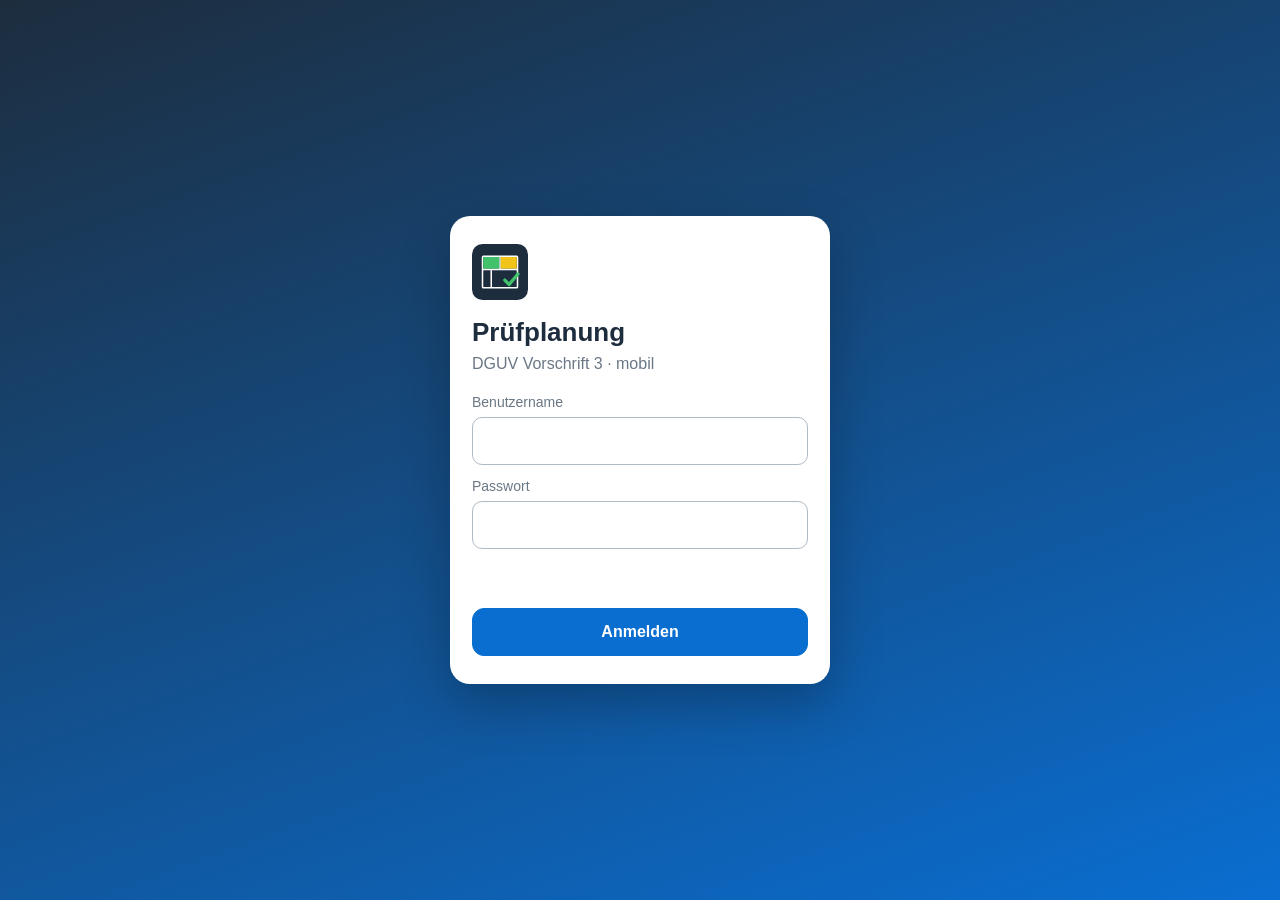
<file: erp_mobile/static/index.html>
<!doctype html>
<html lang="de">
<head>
<meta charset="utf-8">
<meta name="viewport" content="width=device-width, initial-scale=1, viewport-fit=cover">
<meta name="theme-color" content="#1d2d3e">
<meta name="apple-mobile-web-app-capable" content="yes">
<meta name="mobile-web-app-capable" content="yes">
<meta name="apple-mobile-web-app-title" content="Prüfplanung">
<title>Prüfplanung</title>
<link rel="manifest" href="manifest.webmanifest">
<link rel="icon" href="icon.svg" type="image/svg+xml">
<link rel="apple-touch-icon" href="icon.svg">
<link rel="stylesheet" href="app.css">
</head>
<body>

<!-- Anmeldung -->
<section id="login" class="screen" hidden>
  <form id="login-form" class="login-card" autocomplete="on">
    <img src="icon.svg" alt="" class="login-icon">
    <h1>Prüfplanung</h1>
    <p class="muted">DGUV Vorschrift 3 · mobil</p>
    <label>Benutzername
      <input name="username" autocomplete="username" autocapitalize="none" autocorrect="off" required>
    </label>
    <label>Passwort
      <input name="password" type="password" autocomplete="current-password" required>
    </label>
    <p id="login-error" class="error" role="alert"></p>
    <button class="btn btn-primary btn-block" type="submit">Anmelden</button>
  </form>
</section>

<!-- Hauptansicht -->
<section id="main" class="screen" hidden>
  <header class="topbar">
    <button id="plan-picker" class="plan-picker" type="button" aria-haspopup="dialog">
      <span id="plan-title">Grundriss wählen</span><span class="chev" aria-hidden="true">▾</span>
    </button>
    <span id="sync" class="sync" title="Verbindung"><span class="dot"></span><span id="sync-text"></span></span>
  </header>
  <div id="offline-banner" class="banner" hidden></div>

  <!-- Grundriss -->
  <div id="view-plan" class="view">
    <div class="summary" id="plan-summary"></div>
    <div class="plan-wrap">
      <svg id="plan-svg" xmlns="http://www.w3.org/2000/svg" aria-label="Grundriss"></svg>
      <div class="plan-tools">
        <button class="fab-small" id="zoom-in" type="button" aria-label="Vergrößern">+</button>
        <button class="fab-small" id="zoom-out" type="button" aria-label="Verkleinern">−</button>
        <button class="fab-small" id="zoom-fit" type="button" aria-label="Einpassen">⤢</button>
      </div>
      <label class="mine-toggle"><input type="checkbox" id="only-mine"> nur meine</label>
      <p id="plan-empty" class="empty" hidden></p>
    </div>
  </div>

  <!-- Listen -->
  <div id="view-list" class="view" hidden>
    <div class="list-head">
      <input id="search" type="search" placeholder="Raum suchen …" autocomplete="off">
      <div id="status-chips" class="chips" role="group" aria-label="Status-Filter"></div>
      <label class="switch-row"><input type="checkbox" id="list-all"> auch Bereiche anderer Prüfer</label>
    </div>
    <ul id="area-list" class="cards"></ul>
  </div>

  <div id="view-dates" class="view" hidden>
    <div class="list-head">
      <label class="switch-row"><input type="checkbox" id="dates-all"> Termine aller Prüfer</label>
    </div>
    <ul id="date-list" class="cards"></ul>
  </div>

  <div id="view-more" class="view" hidden>
    <div class="more">
      <p><strong id="me-name"></strong><br><span class="muted" id="me-role"></span></p>
      <p class="muted" id="me-company"></p>
      <button class="btn btn-block" id="refresh-btn" type="button">Jetzt aktualisieren</button>
      <button class="btn btn-block" id="logout-btn" type="button">Abmelden</button>
      <h3>Tipps</h3>
      <ul class="tips">
        <li>Grundriss mit zwei Fingern zoomen und verschieben, Raum antippen = Status setzen.</li>
        <li>„Erledigt“ lässt sich wenige Sekunden lang rückgängig machen.</li>
        <li>Ohne Netz (Keller, Technikraum) werden Änderungen gespeichert und automatisch übertragen,
          sobald wieder Verbindung besteht.</li>
        <li>Zum Startbildschirm hinzufügen: im Browser-Menü „Zum Startbildschirm“ bzw. „App installieren“.</li>
      </ul>
      <p class="muted small" id="version"></p>
    </div>
  </div>

  <nav class="tabbar" aria-label="Ansichten">
    <button data-view="plan" class="active" type="button"><span class="ti" aria-hidden="true">▦</span>Grundriss</button>
    <button data-view="list" type="button"><span class="ti" aria-hidden="true">☰</span>Meine<span class="badge" id="badge-mine" hidden></span></button>
    <button data-view="dates" type="button"><span class="ti" aria-hidden="true">◷</span>Termine<span class="badge warn" id="badge-dates" hidden></span></button>
    <button data-view="more" type="button"><span class="ti" aria-hidden="true">⋯</span>Mehr</button>
  </nav>
</section>

<!-- Bottom-Sheet (Bereich / Grundriss-Auswahl) -->
<div id="sheet-backdrop" class="backdrop" hidden></div>
<div id="sheet" class="sheet" role="dialog" aria-modal="true" aria-labelledby="sheet-title" hidden>
  <div class="grabber" aria-hidden="true"></div>
  <div id="sheet-body"></div>
</div>

<div id="toast" class="toast" role="status" hidden><span id="toast-text"></span><button id="toast-action" type="button" hidden></button></div>

<script src="app.js"></script>
</body>
</html>
</file>
<file: erp_mobile/static/app.css>
:root {
  --bg: #f3f5f7;
  --card: #ffffff;
  --ink: #1d2d3e;
  --muted: #6a7785;
  --line: #dfe3e8;
  --accent: #0a6ed1;
  --accent-dark: #0854a1;
  --danger: #d0271d;
  --ok: #1e8e3e;
  --nav: #1d2d3e;
  --safe-b: env(safe-area-inset-bottom, 0px);
  --safe-t: env(safe-area-inset-top, 0px);
  --tab-h: 62px;
  color-scheme: light;
}
* { box-sizing: border-box; -webkit-tap-highlight-color: transparent; }
html, body { margin: 0; height: 100%; background: var(--bg); color: var(--ink);
  font: 16px/1.4 -apple-system, BlinkMacSystemFont, "Segoe UI", Roboto, "Helvetica Neue", Arial, sans-serif; }
body { overscroll-behavior: none; }
[hidden] { display: none !important; }
button { font: inherit; color: inherit; }
input, textarea { font: inherit; }
.muted { color: var(--muted); }
.small { font-size: 13px; }
.error { color: var(--danger); min-height: 1.2em; margin: 4px 0; }

/* Buttons */
.btn { display: inline-flex; align-items: center; justify-content: center; gap: 8px;
  min-height: 48px; padding: 10px 16px; border-radius: 12px; border: 1px solid var(--line);
  background: var(--card); color: var(--ink); font-weight: 600; cursor: pointer; }
.btn:active { transform: scale(.98); }
.btn:disabled { opacity: .45; }
.btn-primary { background: var(--accent); border-color: var(--accent); color: #fff; }
.btn-primary:active { background: var(--accent-dark); }
.btn-block { width: 100%; margin-top: 10px; }

/* Anmeldung */
.screen { min-height: 100%; }
#login { display: flex; align-items: center; justify-content: center; padding: 24px 16px;
  background: linear-gradient(160deg, #1d2d3e, #0a6ed1); }
.login-card { width: 100%; max-width: 380px; background: var(--card); border-radius: 20px; padding: 28px 22px;
  box-shadow: 0 20px 50px rgba(0,0,0,.25); }
.login-card h1 { margin: 8px 0 0; font-size: 26px; }
.login-card p { margin: 2px 0 18px; }
.login-icon { width: 56px; height: 56px; }
.login-card label { display: block; font-size: 14px; color: var(--muted); margin-bottom: 12px; }
.login-card input, .sheet input, .sheet textarea, .list-head input[type=search] {
  display: block; width: 100%; margin-top: 4px; padding: 12px; font-size: 16px;
  border: 1px solid #b0bac4; border-radius: 10px; background: #fff; color: var(--ink); }
input:focus, textarea:focus { outline: 2px solid var(--accent); outline-offset: 0; border-color: var(--accent); }

/* Hauptansicht */
#main { display: flex; flex-direction: column; height: 100dvh; }
.topbar { display: flex; align-items: center; gap: 8px; padding: calc(8px + var(--safe-t)) 12px 8px;
  background: var(--nav); color: #fff; }
.plan-picker { flex: 1; min-width: 0; display: flex; align-items: center; gap: 6px; min-height: 44px;
  background: rgba(255,255,255,.08); border: 0; border-radius: 10px; padding: 6px 12px; color: #fff;
  font-weight: 600; font-size: 17px; text-align: left; cursor: pointer; }
#plan-title { overflow: hidden; text-overflow: ellipsis; white-space: nowrap; }
.chev { opacity: .7; }
.sync { display: flex; align-items: center; gap: 6px; font-size: 12px; color: #c9d3dd; }
.sync .dot { width: 10px; height: 10px; border-radius: 50%; background: #41c26b; }
.sync.offline .dot { background: #f0a500; }
.sync.error .dot { background: var(--danger); }
.banner { background: #fff1c2; color: #6b4e00; padding: 8px 14px; font-size: 14px; border-bottom: 1px solid #e8d48c; }
.view { flex: 1; min-height: 0; overflow: auto; -webkit-overflow-scrolling: touch;
  padding-bottom: calc(var(--tab-h) + var(--safe-b)); }
#view-plan { display: flex; flex-direction: column; overflow: hidden; }

/* Zusammenfassung */
.summary { padding: 10px 12px 8px; background: var(--card); border-bottom: 1px solid var(--line); }
.progress { height: 8px; border-radius: 4px; background: #e6eaee; overflow: hidden; }
.progress > span { display: block; height: 100%; background: var(--ok); }
.summary-row { display: flex; justify-content: space-between; align-items: baseline; font-size: 14px; margin-bottom: 6px; }
.counts { display: flex; gap: 6px; flex-wrap: wrap; margin-top: 8px; }
.count { font-size: 12px; padding: 2px 8px; border-radius: 999px; border: 1px solid; white-space: nowrap; }

/* Grundriss */
.plan-wrap { position: relative; flex: 1; min-height: 0; background: #e9ecef; }
#plan-svg { width: 100%; height: 100%; display: block; touch-action: none; user-select: none; -webkit-user-select: none; }
.area rect.box { stroke-width: .08; }
.area.overdue rect.box { stroke: var(--danger) !important; stroke-width: .14; stroke-dasharray: .35 .2; }
.area.selected rect.box { stroke: var(--ink) !important; stroke-width: .2; }
.area.dim { opacity: .3; }
.area text { fill: var(--ink); pointer-events: none; }
.area text.sub { fill: #4a5866; }
.plan-tools { position: absolute; right: 12px; bottom: 12px;
  display: flex; flex-direction: column; gap: 8px; }
.fab-small { width: 46px; height: 46px; border-radius: 50%; border: 1px solid var(--line); background: var(--card);
  font-size: 22px; box-shadow: 0 2px 8px rgba(0,0,0,.15); cursor: pointer; }
.mine-toggle { position: absolute; left: 12px; top: 10px; background: var(--card); border-radius: 999px;
  padding: 8px 14px; font-size: 14px; box-shadow: 0 2px 8px rgba(0,0,0,.12); display: flex; gap: 6px; align-items: center; }
.mine-toggle input { width: 18px; height: 18px; margin: 0; }
.empty { position: absolute; inset: 40% 24px auto; text-align: center; color: var(--muted); }

/* Listen */
.list-head { padding: 10px 12px; background: var(--card); border-bottom: 1px solid var(--line);
  position: sticky; top: 0; z-index: 2; }
.chips { display: flex; gap: 6px; overflow-x: auto; padding: 10px 0 2px; scrollbar-width: none; }
.chip { flex: none; min-height: 36px; padding: 6px 12px; border-radius: 999px; border: 1px solid var(--line);
  background: var(--card); font-size: 14px; cursor: pointer; }
.chip.on { background: var(--ink); color: #fff; border-color: var(--ink); }
.switch-row { display: flex; align-items: center; gap: 8px; font-size: 14px; color: var(--muted); padding-top: 8px; }
.switch-row input { width: 20px; height: 20px; margin: 0; }
.cards { list-style: none; margin: 0; padding: 10px 12px; display: flex; flex-direction: column; gap: 8px; }
.card { display: flex; align-items: stretch; background: var(--card); border-radius: 12px; overflow: hidden;
  border: 1px solid var(--line); cursor: pointer; min-height: 64px; }
.card:active { background: #f0f4f8; }
.card .stripe { width: 6px; flex: none; }
.card .ci { flex: 1; min-width: 0; padding: 10px 12px; }
.card .t { font-weight: 600; display: flex; justify-content: space-between; gap: 8px; }
.card .t span:first-child { overflow: hidden; text-overflow: ellipsis; white-space: nowrap; }
.card .s { font-size: 14px; color: var(--muted); }
.card .n { font-size: 13px; color: #4a5866; margin-top: 2px; overflow: hidden; text-overflow: ellipsis; white-space: nowrap; }
.card.overdue .s { color: var(--danger); font-weight: 600; }
.group-h { font-size: 13px; text-transform: uppercase; letter-spacing: .04em; color: var(--muted); margin: 8px 2px 0; }
.more { padding: 16px; }
.tips { padding-left: 18px; color: #4a5866; }
.tips li { margin-bottom: 8px; }

/* Tab-Leiste */
.tabbar { position: fixed; left: 0; right: 0; bottom: 0; z-index: 10; display: flex;
  height: calc(var(--tab-h) + var(--safe-b)); padding-bottom: var(--safe-b);
  background: var(--card); border-top: 1px solid var(--line); }
.tabbar button { flex: 1; border: 0; background: none; display: flex; flex-direction: column; align-items: center;
  justify-content: center; gap: 2px; font-size: 12px; color: var(--muted); position: relative; cursor: pointer; }
.tabbar button .ti { font-size: 21px; line-height: 1; }
.tabbar button.active { color: var(--accent); font-weight: 600; }
.badge { position: absolute; top: 6px; left: calc(50% + 8px); min-width: 18px; height: 18px; padding: 0 5px;
  border-radius: 9px; background: var(--accent); color: #fff; font-size: 11px; line-height: 18px; font-weight: 700; }
.badge.warn { background: var(--danger); }

/* Bottom-Sheet */
.backdrop { position: fixed; inset: 0; background: rgba(15,25,35,.45); z-index: 20; }
.sheet { position: fixed; left: 0; right: 0; bottom: 0; z-index: 21; max-height: 88dvh; overflow: auto;
  background: var(--card); border-radius: 20px 20px 0 0; padding: 6px 16px calc(16px + var(--safe-b));
  box-shadow: 0 -10px 30px rgba(0,0,0,.2); animation: up .18s ease-out; max-width: 640px; margin: 0 auto; }
@keyframes up { from { transform: translateY(40px); opacity: .5; } to { transform: none; opacity: 1; } }
.grabber { width: 40px; height: 5px; border-radius: 3px; background: #c8ced4; margin: 4px auto 10px; }
.sheet h2 { margin: 0; font-size: 22px; }
.sheet .sub { margin: 2px 0 10px; color: var(--muted); font-size: 14px; }
.status-pill { display: inline-block; padding: 4px 12px; border-radius: 999px; border: 2px solid; font-weight: 600; font-size: 14px; }
.facts { margin: 12px 0; display: grid; grid-template-columns: auto 1fr; gap: 4px 12px; font-size: 15px; }
.facts dt { color: var(--muted); }
.facts dd { margin: 0; white-space: pre-wrap; word-break: break-word; }
.actions { display: grid; grid-template-columns: 1fr 1fr; gap: 10px; margin-top: 8px; }
.actions .wide { grid-column: 1 / -1; }
.act { min-height: 56px; border-radius: 14px; border: 2px solid; font-weight: 600; font-size: 16px; cursor: pointer;
  display: flex; align-items: center; justify-content: center; gap: 8px; padding: 8px; }
.act.done { min-height: 64px; font-size: 18px; }
.act:active { filter: brightness(.95); transform: scale(.98); }
.act:disabled { opacity: .4; }
.notice { background: #fff1c2; border-radius: 10px; padding: 10px 12px; font-size: 14px; margin: 8px 0; }
.form-row { margin: 12px 0; }
.form-row > label { display: block; font-size: 14px; color: var(--muted); margin-bottom: 4px; }
.quick { display: flex; flex-wrap: wrap; gap: 6px; margin-top: 8px; }
.range-row { display: flex; align-items: center; gap: 12px; }
.range-row input[type=range] { flex: 1; height: 36px; margin: 0; padding: 0; border: 0; }
.range-val { font-weight: 700; font-size: 20px; min-width: 56px; text-align: right; }
.btn-row { display: flex; gap: 10px; margin-top: 14px; }
.btn-row .btn { flex: 1; }
details.hist { margin-top: 16px; border-top: 1px solid var(--line); padding-top: 10px; }
details.hist summary { font-weight: 600; cursor: pointer; min-height: 32px; }
.hist-item { font-size: 14px; padding: 8px 0; border-bottom: 1px solid #eef1f4; }
.plan-option { width: 100%; text-align: left; background: none; border: 0; border-bottom: 1px solid var(--line);
  padding: 14px 4px; cursor: pointer; }
.plan-option.current { color: var(--accent); }
.plan-option .progress { margin-top: 6px; }

/* Hinweis unten */
.toast { position: fixed; left: 12px; right: 12px; bottom: calc(var(--tab-h) + var(--safe-b) + 12px); z-index: 30;
  background: var(--ink); color: #fff; border-radius: 12px; padding: 12px 14px; display: flex; align-items: center;
  gap: 12px; box-shadow: 0 6px 20px rgba(0,0,0,.25); max-width: 560px; margin: 0 auto; }
.toast span { flex: 1; }
.toast button { background: none; border: 0; color: #7cc0ff; font-weight: 700; min-height: 40px; padding: 0 6px; cursor: pointer; }

@media (min-width: 700px) {
  .cards { max-width: 720px; margin: 0 auto; }
}
</file>
